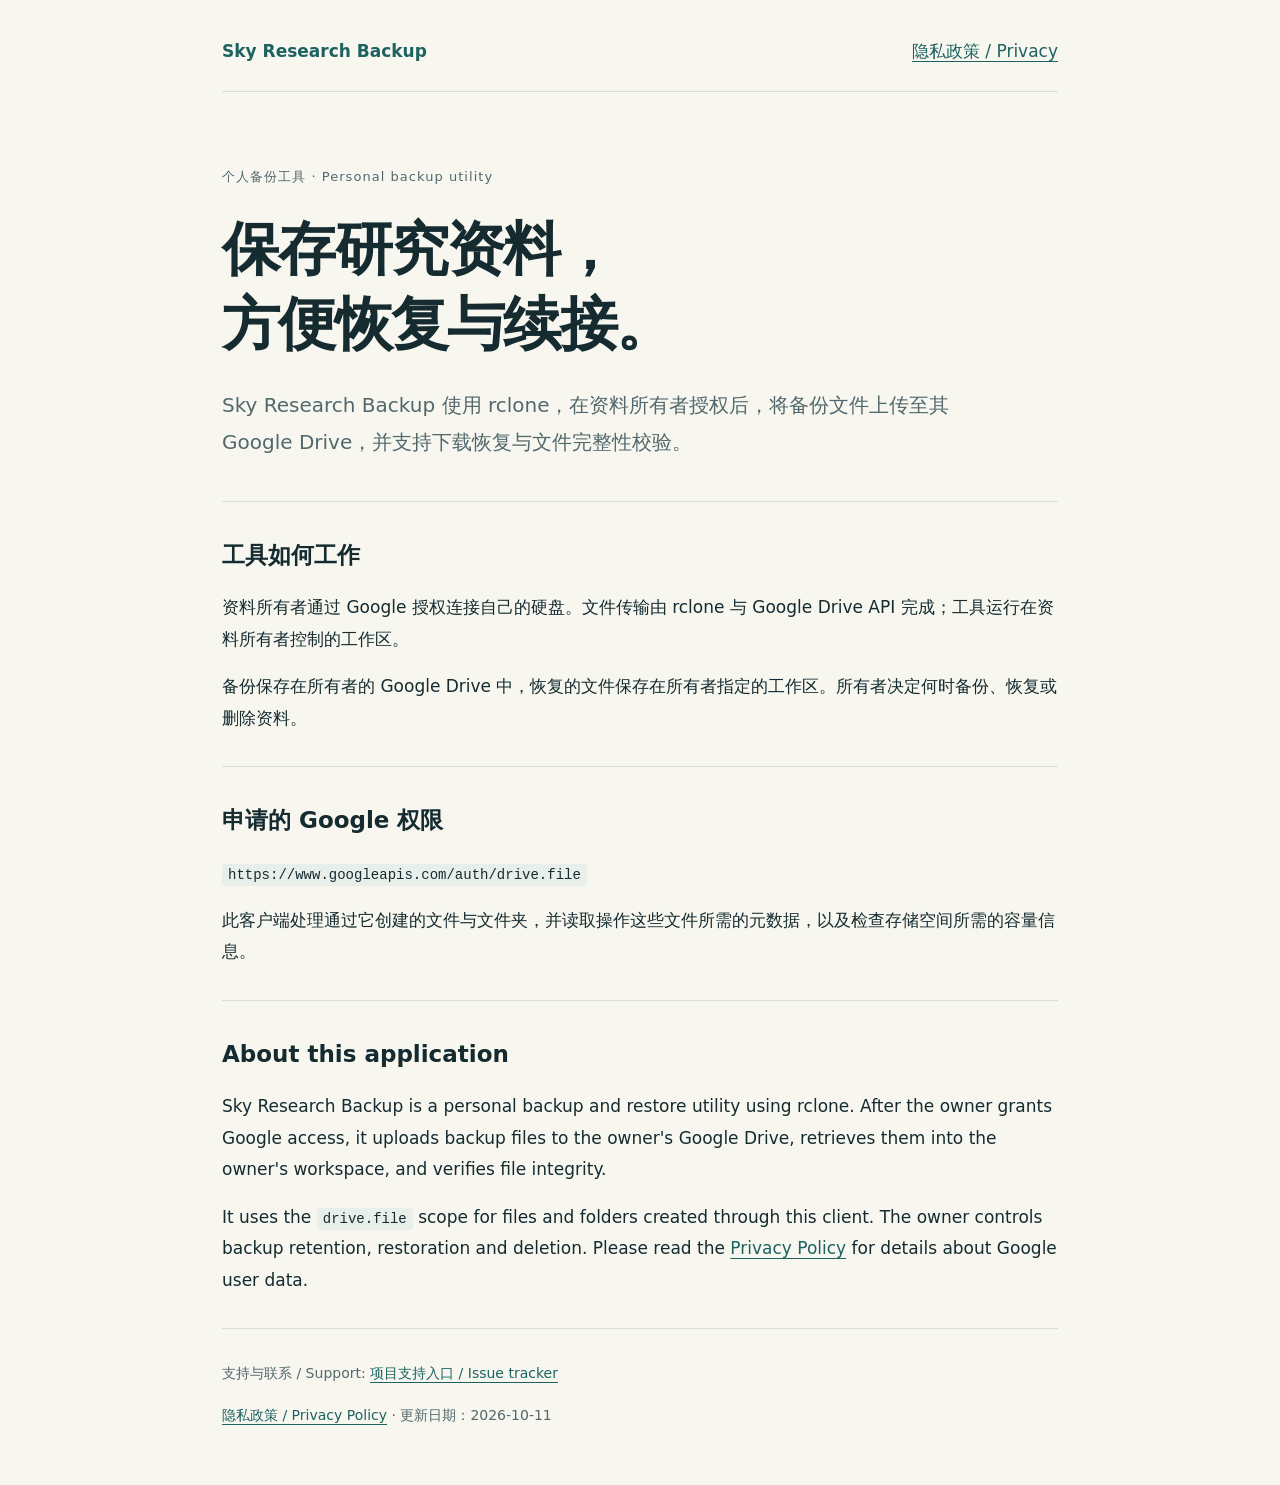
<file: index.html>
<!doctype html>
<html lang="zh-CN">
<head>
  <meta charset="utf-8">
  <meta name="viewport" content="width=device-width,initial-scale=1">
  <meta name="description" content="Sky Research Backup is a personal Google Drive backup and restore utility powered by rclone.">
  <title>Sky Research Backup</title>
  <link rel="stylesheet" href="style.css">
</head>
<body>
  <main>
    <nav aria-label="页面导航"><a class="brand" href="./">Sky Research Backup</a><a href="privacy.html">隐私政策 / Privacy</a></nav>
    <header><span class="label">个人备份工具 · Personal backup utility</span><h1>保存研究资料，<br>方便恢复与续接。</h1><p class="intro">Sky Research Backup 使用 rclone，在资料所有者授权后，将备份文件上传至其 Google Drive，并支持下载恢复与文件完整性校验。</p></header>
    <section><h2>工具如何工作</h2><p>资料所有者通过 Google 授权连接自己的硬盘。文件传输由 rclone 与 Google Drive API 完成；工具运行在资料所有者控制的工作区。</p><p>备份保存在所有者的 Google Drive 中，恢复的文件保存在所有者指定的工作区。所有者决定何时备份、恢复或删除资料。</p></section>
    <section><h2>申请的 Google 权限</h2><p><code>https://www.googleapis.com/auth/drive.file</code></p><p>此客户端处理通过它创建的文件与文件夹，并读取操作这些文件所需的元数据，以及检查存储空间所需的容量信息。</p></section>
    <section lang="en"><h2>About this application</h2><p>Sky Research Backup is a personal backup and restore utility using rclone. After the owner grants Google access, it uploads backup files to the owner's Google Drive, retrieves them into the owner's workspace, and verifies file integrity.</p><p>It uses the <code>drive.file</code> scope for files and folders created through this client. The owner controls backup retention, restoration and deletion. Please read the <a href="privacy.html">Privacy Policy</a> for details about Google user data.</p></section>
    <footer><p>支持与联系 / Support: <a href="https://github.com/hlj070405/sky-research-backup-info/issues">项目支持入口 / Issue tracker</a></p><p><a href="privacy.html">隐私政策 / Privacy Policy</a> · 更新日期：2026-10-11</p></footer>
  </main>
</body>
</html>
</file>
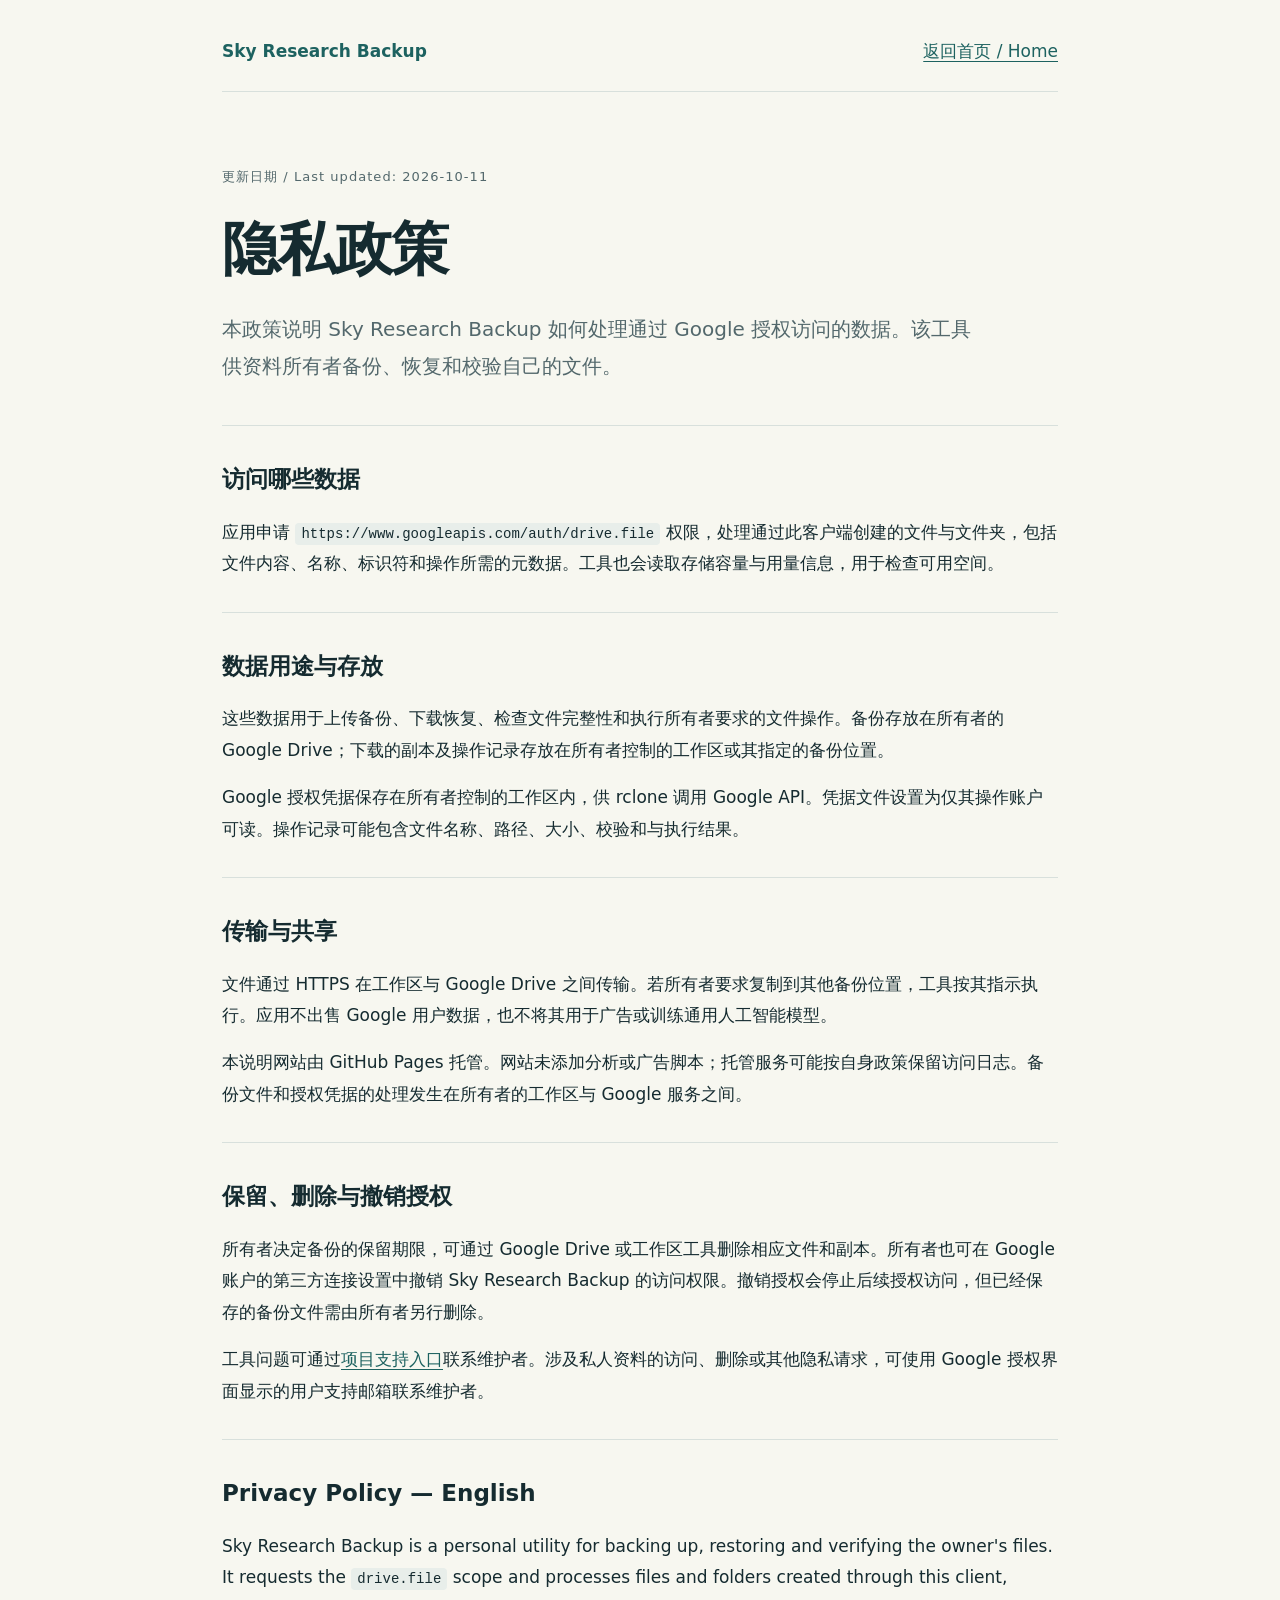
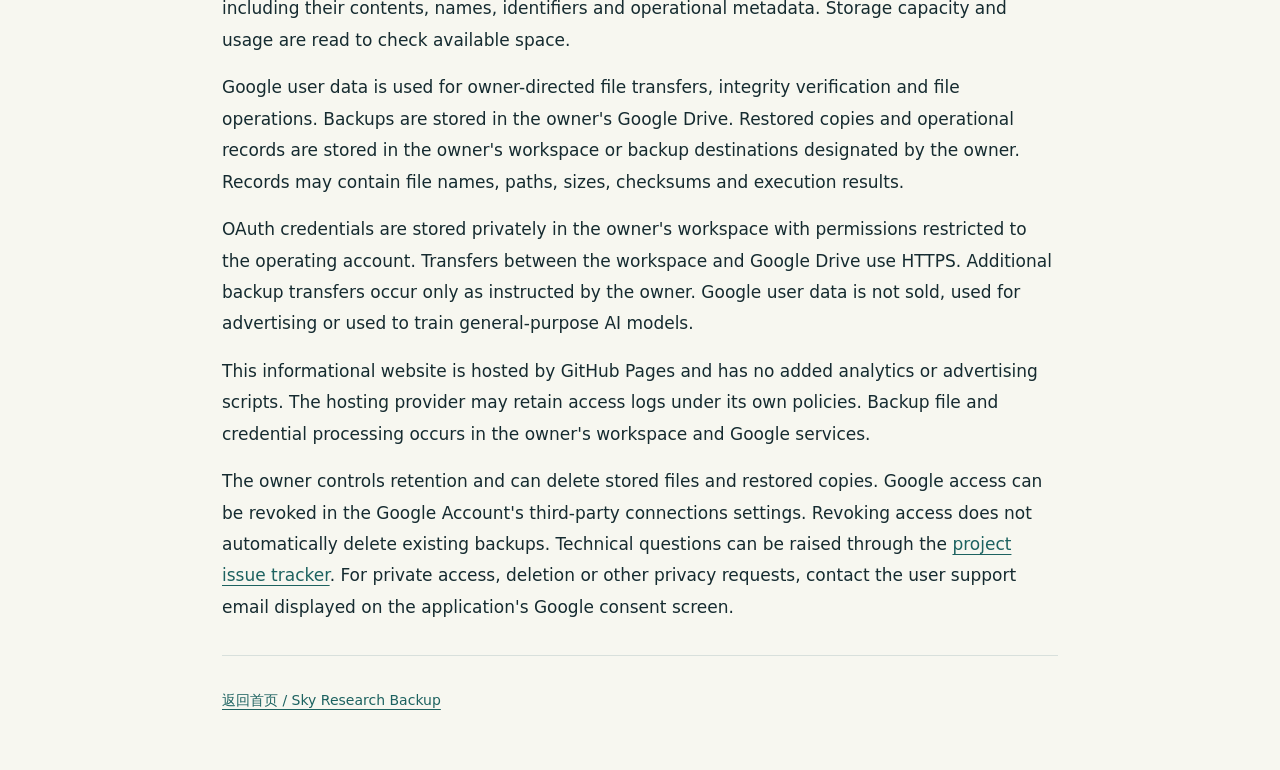
<file: privacy.html>
<!doctype html>
<html lang="zh-CN">
<head>
  <meta charset="utf-8">
  <meta name="viewport" content="width=device-width,initial-scale=1">
  <meta name="description" content="Privacy Policy for the Sky Research Backup personal Google Drive utility.">
  <title>隐私政策 · Sky Research Backup</title>
  <link rel="stylesheet" href="style.css">
</head>
<body>
  <main>
    <nav aria-label="页面导航"><a class="brand" href="./">Sky Research Backup</a><a href="./">返回首页 / Home</a></nav>
    <header><span class="label">更新日期 / Last updated: 2026-10-11</span><h1>隐私政策</h1><p class="intro">本政策说明 Sky Research Backup 如何处理通过 Google 授权访问的数据。该工具供资料所有者备份、恢复和校验自己的文件。</p></header>
    <section><h2>访问哪些数据</h2><p>应用申请 <code>https://www.googleapis.com/auth/drive.file</code> 权限，处理通过此客户端创建的文件与文件夹，包括文件内容、名称、标识符和操作所需的元数据。工具也会读取存储容量与用量信息，用于检查可用空间。</p></section>
    <section><h2>数据用途与存放</h2><p>这些数据用于上传备份、下载恢复、检查文件完整性和执行所有者要求的文件操作。备份存放在所有者的 Google Drive；下载的副本及操作记录存放在所有者控制的工作区或其指定的备份位置。</p><p>Google 授权凭据保存在所有者控制的工作区内，供 rclone 调用 Google API。凭据文件设置为仅其操作账户可读。操作记录可能包含文件名称、路径、大小、校验和与执行结果。</p></section>
    <section><h2>传输与共享</h2><p>文件通过 HTTPS 在工作区与 Google Drive 之间传输。若所有者要求复制到其他备份位置，工具按其指示执行。应用不出售 Google 用户数据，也不将其用于广告或训练通用人工智能模型。</p><p>本说明网站由 GitHub Pages 托管。网站未添加分析或广告脚本；托管服务可能按自身政策保留访问日志。备份文件和授权凭据的处理发生在所有者的工作区与 Google 服务之间。</p></section>
    <section><h2>保留、删除与撤销授权</h2><p>所有者决定备份的保留期限，可通过 Google Drive 或工作区工具删除相应文件和副本。所有者也可在 Google 账户的第三方连接设置中撤销 Sky Research Backup 的访问权限。撤销授权会停止后续授权访问，但已经保存的备份文件需由所有者另行删除。</p><p>工具问题可通过<a href="https://github.com/hlj070405/sky-research-backup-info/issues">项目支持入口</a>联系维护者。涉及私人资料的访问、删除或其他隐私请求，可使用 Google 授权界面显示的用户支持邮箱联系维护者。</p></section>
    <section lang="en"><h2>Privacy Policy — English</h2><p>Sky Research Backup is a personal utility for backing up, restoring and verifying the owner's files. It requests the <code>drive.file</code> scope and processes files and folders created through this client, including their contents, names, identifiers and operational metadata. Storage capacity and usage are read to check available space.</p><p>Google user data is used for owner-directed file transfers, integrity verification and file operations. Backups are stored in the owner's Google Drive. Restored copies and operational records are stored in the owner's workspace or backup destinations designated by the owner. Records may contain file names, paths, sizes, checksums and execution results.</p><p>OAuth credentials are stored privately in the owner's workspace with permissions restricted to the operating account. Transfers between the workspace and Google Drive use HTTPS. Additional backup transfers occur only as instructed by the owner. Google user data is not sold, used for advertising or used to train general-purpose AI models.</p><p>This informational website is hosted by GitHub Pages and has no added analytics or advertising scripts. The hosting provider may retain access logs under its own policies. Backup file and credential processing occurs in the owner's workspace and Google services.</p><p>The owner controls retention and can delete stored files and restored copies. Google access can be revoked in the Google Account's third-party connections settings. Revoking access does not automatically delete existing backups. Technical questions can be raised through the <a href="https://github.com/hlj070405/sky-research-backup-info/issues">project issue tracker</a>. For private access, deletion or other privacy requests, contact the user support email displayed on the application's Google consent screen.</p></section>
    <footer><p><a href="./">返回首页 / Sky Research Backup</a></p></footer>
  </main>
</body>
</html>
</file>
<file: style.css>
:root{color-scheme:light;--ink:#152b30;--muted:#53686c;--accent:#1d6260;--line:#d8e0dc;--paper:#f7f7f0}*{box-sizing:border-box}body{margin:0;background:var(--paper);color:var(--ink);font:17px/1.85 system-ui,-apple-system,"Segoe UI","Noto Sans CJK SC",sans-serif}main{max-width:900px;margin:auto;padding:36px 32px 56px}nav{display:flex;justify-content:space-between;gap:20px;align-items:center;padding:0 0 24px;border-bottom:1px solid var(--line)}a{color:var(--accent);text-underline-offset:4px}.brand{font-weight:750;text-decoration:none}header{padding:68px 0 40px}.label{font-size:13px;letter-spacing:.08em;color:var(--muted)}h1{font-size:clamp(32px,6vw,58px);line-height:1.3;letter-spacing:-.03em;margin:20px 0 24px;max-width:740px}h2{font-size:23px;margin:0 0 16px}.intro{font-size:20px;color:var(--muted);max-width:760px}section{padding:32px 0;border-top:1px solid var(--line)}p{margin:0 0 16px}p:last-child{margin-bottom:0}code{font-size:14px;overflow-wrap:anywhere;background:#e8eeea;padding:3px 6px;border-radius:4px}footer{padding-top:32px;border-top:1px solid var(--line);font-size:14px;color:var(--muted)}@media(max-width:560px){main{padding:24px 22px 40px}nav{align-items:flex-start;font-size:14px}header{padding:44px 0 32px}.intro{font-size:18px}}
</file>
